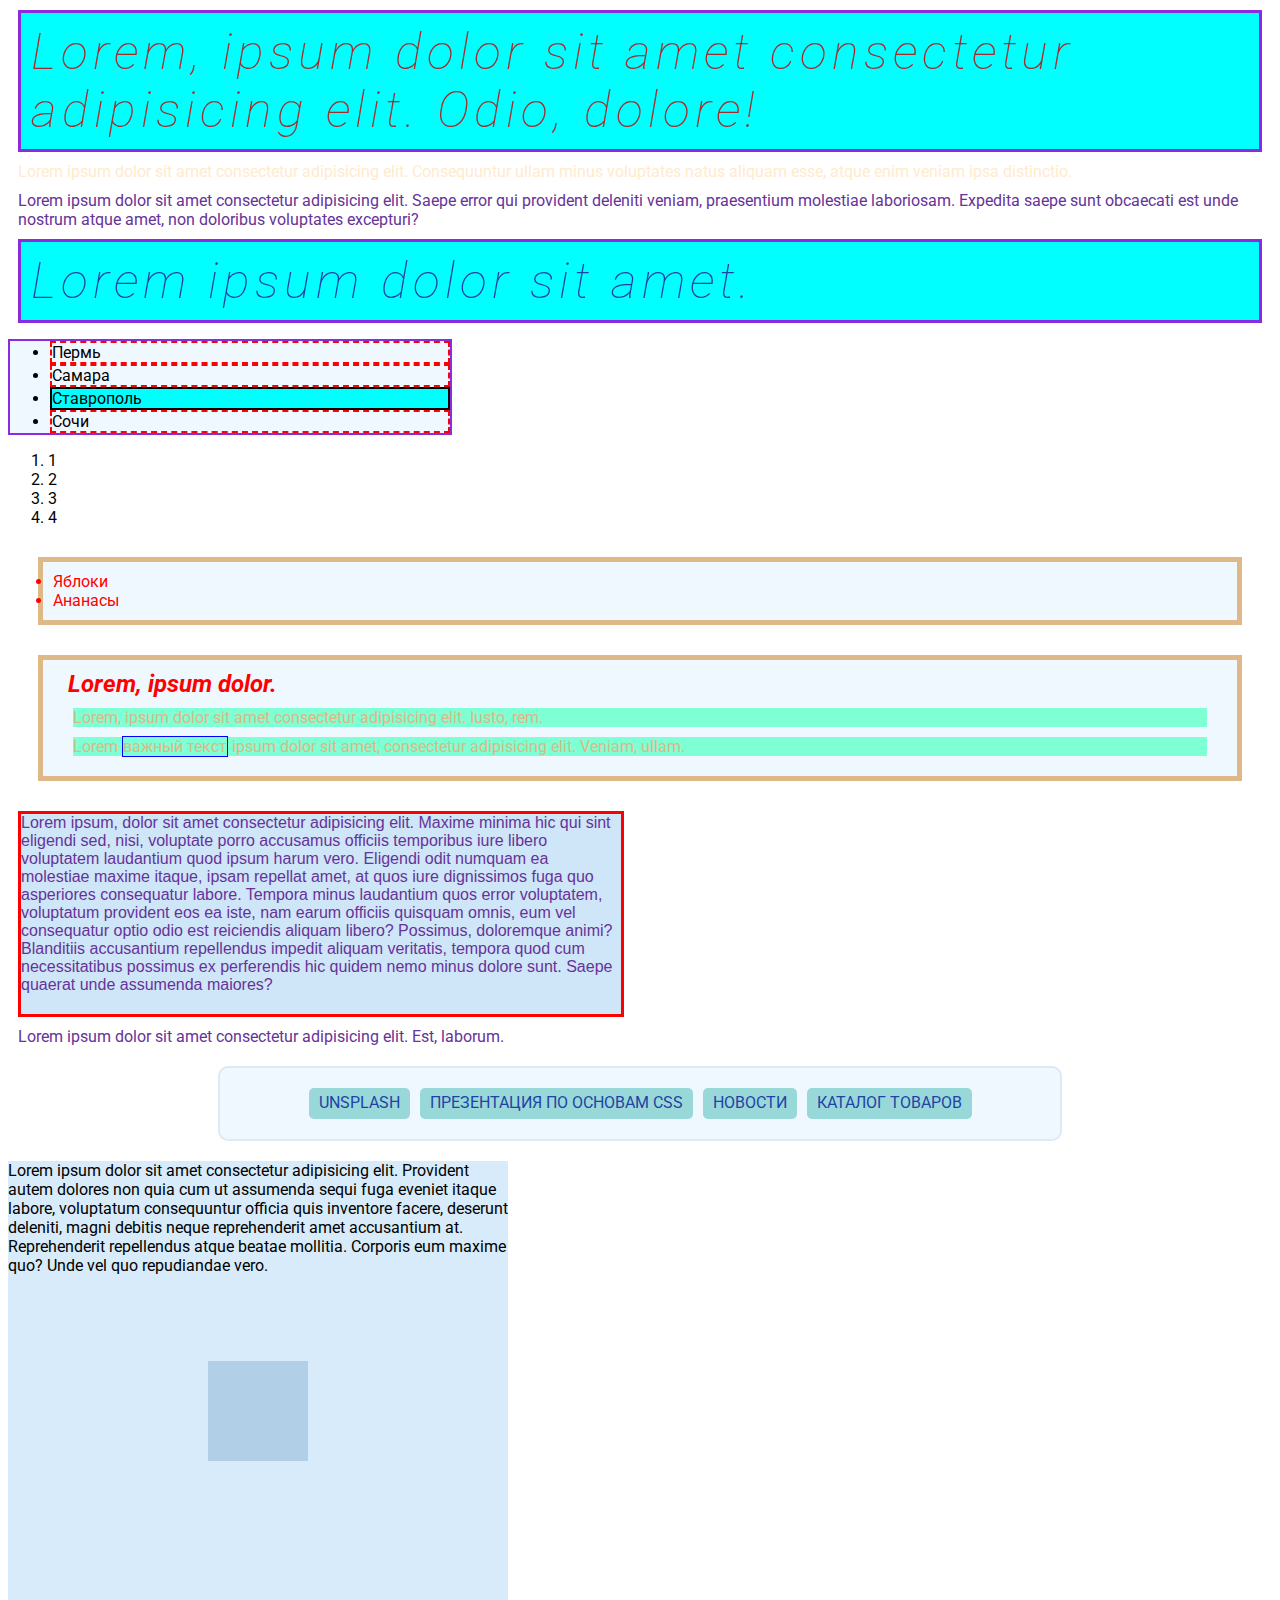
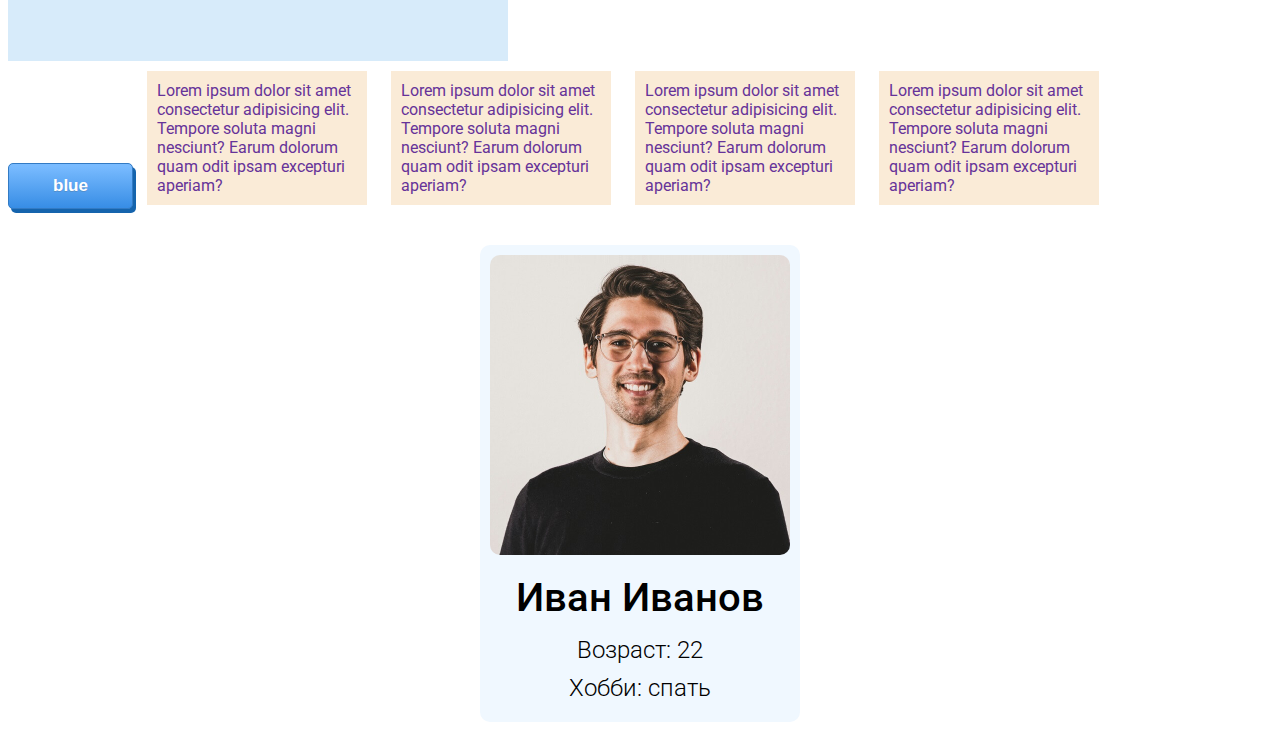
<file: Day_2/index.html>
<!DOCTYPE html>
<html lang="en">
<head>
    <meta charset="UTF-8">
    <meta name="viewport" content="width=device-width, initial-scale=1.0">
    <title>Document</title>

    <!-- <link rel="preconnect" href="https://fonts.googleapis.com">
    <link rel="preconnect" href="https://fonts.gstatic.com" crossorigin>
    <link href="https://fonts.googleapis.com/css2?family=Roboto:ital,wght@0,100..900;1,100..900&display=swap" rel="stylesheet"> -->

    <style>
        h1{
            background-color: aqua;
            color: chartreuse;
        }    
    </style>
    <link rel="stylesheet" href="style.css">
</head>
<body>
    <header>
        <h1 style="color:brown;">Lorem, ipsum dolor sit amet consectetur adipisicing elit. Odio, dolore!</h1>

        <p class="par-1" id="main-par">Lorem ipsum dolor sit amet consectetur adipisicing elit. Consequuntur ullam minus voluptates natus aliquam esse, atque enim veniam ipsa distinctio.</p>
        <p>Lorem ipsum dolor sit amet consectetur adipisicing elit. Saepe error qui provident deleniti veniam, praesentium molestiae laboriosam. Expedita saepe sunt obcaecati est unde nostrum atque amet, non doloribus voluptates excepturi?</p>

        <h1>Lorem ipsum dolor sit amet.</h1>
    </header>

    <section>
        <ul class="cities">
            <li>Пермь</li>
            <li>Самара</li>
            <li class="my-sity">Ставрополь</li>
            <li>Сочи</li>
        </ul>
    
        <ol>
            <li>1</li>
            <li>2</li>
            <li>3</li>
            <li>4</li>
        </ol>

        <ul class="article">
            <li>Яблоки</li>
            <li>Ананасы</li>
        </ul>
    </section>
    

    <div class="article">
        <h2>Lorem, ipsum dolor.</h2>
        <p>Lorem, ipsum dolor sit amet consectetur adipisicing elit. Iusto, rem.</p>
        <p>Lorem <span>важный текст</span> ipsum dolor sit amet, consectetur adipisicing elit. Veniam, ullam.</p>
    </div>

    <p class="long-par">Lorem ipsum, dolor sit amet consectetur adipisicing elit. Maxime minima hic qui sint eligendi sed, nisi, voluptate porro accusamus officiis temporibus iure libero voluptatem laudantium quod ipsum harum vero. Eligendi odit numquam ea molestiae maxime itaque, ipsam repellat amet, at quos iure dignissimos fuga quo asperiores consequatur labore. Tempora minus laudantium quos error voluptatem, voluptatum provident eos ea iste, nam earum officiis quisquam omnis, eum vel consequatur optio odio est reiciendis aliquam libero? Possimus, doloremque animi? Blanditiis accusantium repellendus impedit aliquam veritatis, tempora quod cum necessitatibus possimus ex perferendis hic quidem nemo minus dolore sunt. Saepe quaerat unde assumenda maiores?</p>

    <p>Lorem ipsum dolor sit amet consectetur adipisicing elit. Est, laborum.</p>

    <div class="links">
        <a href="https://unsplash.com/" target="_blank">unsplash</a>
        <a href="Модуль 4,5.pdf" target="_blank">Презентация по основам CSS</a>
        <a href="news.html">Новости</a>
        <a href="#">Каталог товаров</a>
    </div>

    <!-- абсолютное позиционирование -->
    <div class="abs-container">
        <div class="child"></div>
        Lorem ipsum dolor sit amet consectetur adipisicing elit. Provident autem dolores non quia cum ut assumenda sequi fuga eveniet itaque labore, voluptatum consequuntur officia quis inventore facere, deserunt deleniti, magni debitis neque reprehenderit amet accusantium at. Reprehenderit repellendus atque beatae mollitia. Corporis eum maxime quo? Unde vel quo repudiandae vero.
    </div>

    <a href="#" class="myButton">blue</a>

    <p class="inline">Lorem ipsum dolor sit amet consectetur adipisicing elit. Tempore soluta magni nesciunt? Earum dolorum quam odit ipsam excepturi aperiam?</p>
    <p class="inline">Lorem ipsum dolor sit amet consectetur adipisicing elit. Tempore soluta magni nesciunt? Earum dolorum quam odit ipsam excepturi aperiam?</p>
    <p class="inline">Lorem ipsum dolor sit amet consectetur adipisicing elit. Tempore soluta magni nesciunt? Earum dolorum quam odit ipsam excepturi aperiam?</p>
    <p class="inline">Lorem ipsum dolor sit amet consectetur adipisicing elit. Tempore soluta magni nesciunt? Earum dolorum quam odit ipsam excepturi aperiam?</p>

    <div class="user">
        <img src="user.jpg" alt="user">
        <h2>Иван Иванов</h2>
        <p>Возраст: 22</p>
        <p>Хобби: спать</p>
    </div>
    

</body>
</html>
</file>
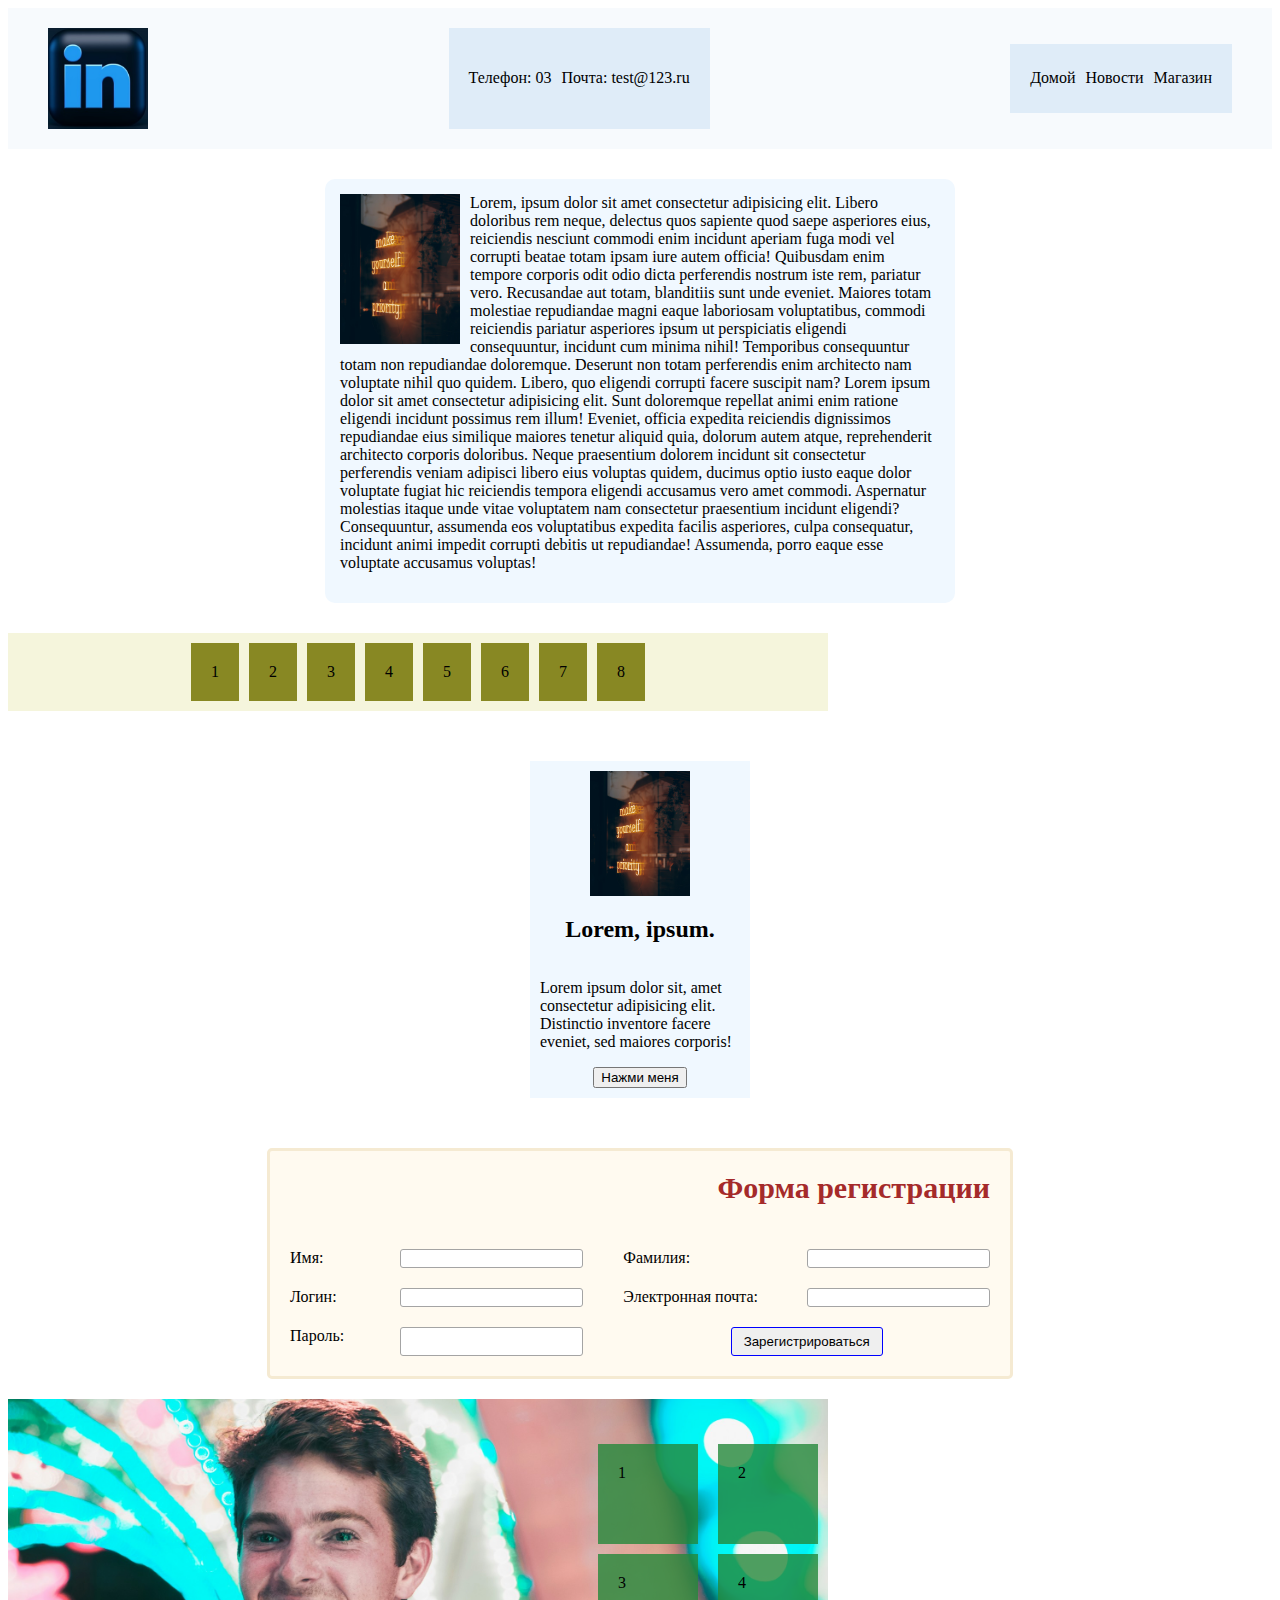
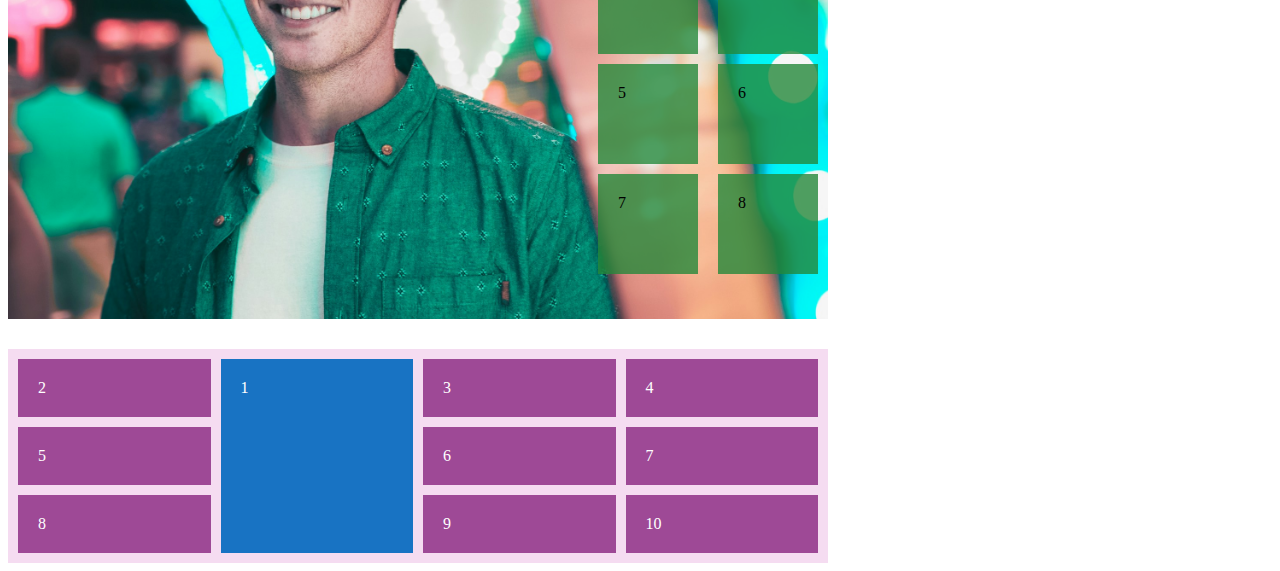
<file: Day_3/index.html>
<!DOCTYPE html>
<html lang="en">
<head>
    <meta charset="UTF-8">
    <meta name="viewport" content="width=device-width, initial-scale=1.0">
    <title>FLEX & GRID</title>
    <link rel="stylesheet" href="style.css">
</head>
<body>
    <!-- frames -->
    <!-- <iframe src="https://www.specialist.ru/" width="500" height="500" frameborder="0"></iframe>
    <iframe src="https://unsplash.com/" width="500" height="500" frameborder="0"></iframe> -->

    <header>
        <img src="images/logo.jpg" alt="логотип">
        <div class="cotacts">
            <p>Телефон: 03</p>
            <p>Почта: test@123.ru</p>
        </div>
        <ul class="nav">
            <li>Домой</li>
            <li>Новости</li>
            <li>Магазин</li>
        </ul>
    </header>

    <!-- float -->
    <div class="float">
        <img src="images/eric-soubeyrand-u_SSajnrm60-unsplash.jpg" alt="огни">
        <p>Lorem, ipsum dolor sit amet consectetur adipisicing elit. Libero doloribus rem neque, delectus quos sapiente quod saepe asperiores eius, reiciendis nesciunt commodi enim incidunt aperiam fuga modi vel corrupti beatae totam ipsam iure autem officia! Quibusdam enim tempore corporis odit odio dicta perferendis nostrum iste rem, pariatur vero. Recusandae aut totam, blanditiis sunt unde eveniet. Maiores totam molestiae repudiandae magni eaque laboriosam voluptatibus, commodi reiciendis pariatur asperiores ipsum ut perspiciatis eligendi consequuntur, incidunt cum minima nihil! Temporibus consequuntur totam non repudiandae doloremque. Deserunt non totam perferendis enim architecto nam voluptate nihil quo quidem. Libero, quo eligendi corrupti facere suscipit nam? Lorem ipsum dolor sit amet consectetur adipisicing elit. Sunt doloremque repellat animi enim ratione eligendi incidunt possimus rem illum! Eveniet, officia expedita reiciendis dignissimos repudiandae eius similique maiores tenetur aliquid quia, dolorum autem atque, reprehenderit architecto corporis doloribus. Neque praesentium dolorem incidunt sit consectetur perferendis veniam adipisci libero eius voluptas quidem, ducimus optio iusto eaque dolor voluptate fugiat hic reiciendis tempora eligendi accusamus vero amet commodi. Aspernatur molestias itaque unde vitae voluptatem nam consectetur praesentium incidunt eligendi? Consequuntur, assumenda eos voluptatibus expedita facilis asperiores, culpa consequatur, incidunt animi impedit corrupti debitis ut repudiandae! Assumenda, porro eaque esse voluptate accusamus voluptas!</p>
    </div>


    <!-- flex box -->
    <div class="flex-container">
        <div>1</div>
        <div>2</div>
        <div>3</div>
        <div>4</div>
        <div>5</div>
        <div>6</div>
        <div>7</div>
        <div>8</div>
    </div> 

    <div class="flex-aline">
        <img src="images/eric-soubeyrand-u_SSajnrm60-unsplash.jpg" alt="огни">
        <h2>Lorem, ipsum.</h2>
        <p>Lorem ipsum dolor sit, amet consectetur adipisicing elit. Distinctio inventore facere eveniet, sed maiores corporis!</p>
        <button>Нажми меня</button>
    </div>

    <!-- https://cssgridgarden.com/ -->

    <form class="reg-form" action="form_handler.php" method="POST">

        <!-- index.html ? fname=ivan & lname=ivanov -->

        <h2>Форма регистрации</h2>

        <div class="input-field">
            <label>Имя:</label>
            <input type="text" name="fname">
        </div>

        <div class="input-field">
            <label>Фамилия:</label>
            <input type="text" name="lname">
        </div>

        <div class="input-field">
            <label>Логин:</label>
            <input type="text" name="login">
        </div>

        <div class="input-field">
            <label>Электронная почта:</label>
            <input type="email" name="email">
        </div>

        <div class="input-field">
            <label>Пароль:</label>
            <input type="password" name="password">
        </div>

        <div class="input-field input-submit">
            <input type="submit" value="Зарегистрироваться">
        </div>
    </form>

    <!-- GRID -->
    <div class="grid-container">
        <div class="item-1">1</div>
        <div>2</div>
        <div>3</div>
        <div>4</div>
        <div>5</div>
        <div>6</div>
        <div>7</div>
        <div>8</div>
    </div>

    <div class="grid-container-2">
        <div class="item-1">1</div>
        <div>2</div>
        <div>3</div>
        <div>4</div>
        <div>5</div>
        <div>6</div>
        <div>7</div>
        <div>8</div>
        <div>9</div>
        <div>10</div>
    </div>




</body>
</html>
</file>
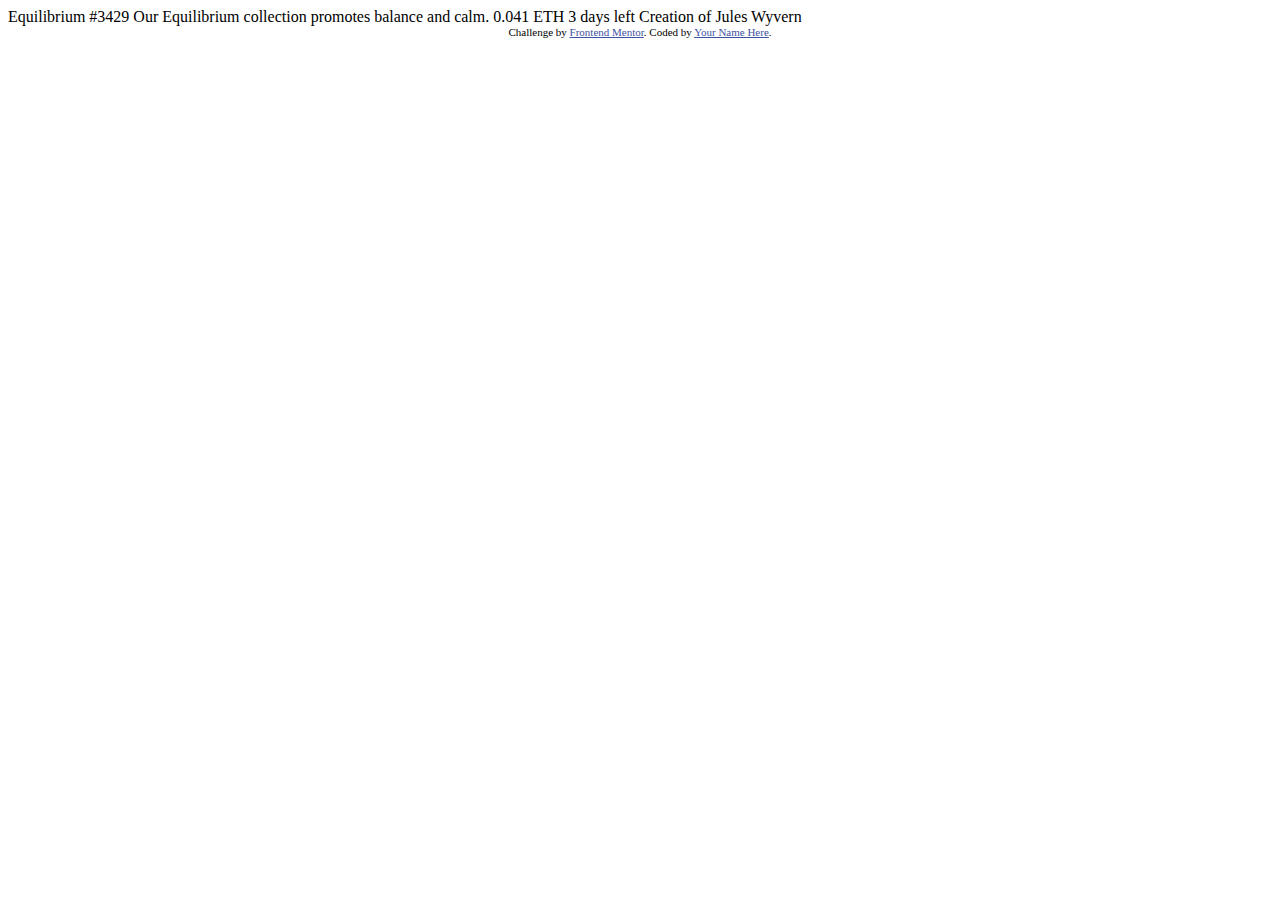
<file: Day_2/дз/nft-preview-card-component-main/index.html>
<!DOCTYPE html>
<html lang="en">
<head>
  <meta charset="UTF-8">
  <meta name="viewport" content="width=device-width, initial-scale=1.0"> <!-- displays site properly based on user's device -->

  <link rel="icon" type="image/png" sizes="32x32" href="./images/favicon-32x32.png">
  
  <title>Frontend Mentor | NFT preview card component</title>

  <!-- Feel free to remove these styles or customise in your own stylesheet 👍 -->
  <style>
    .attribution { font-size: 11px; text-align: center; }
    .attribution a { color: hsl(228, 45%, 44%); }
  </style>
</head>
<body>

  Equilibrium #3429

  Our Equilibrium collection promotes balance and calm.

  0.041 ETH
  3 days left
  
  Creation of Jules Wyvern

  <div class="attribution">
    Challenge by <a href="https://www.frontendmentor.io?ref=challenge" target="_blank">Frontend Mentor</a>. 
    Coded by <a href="#">Your Name Here</a>.
  </div>
</body>
</html>
</file>
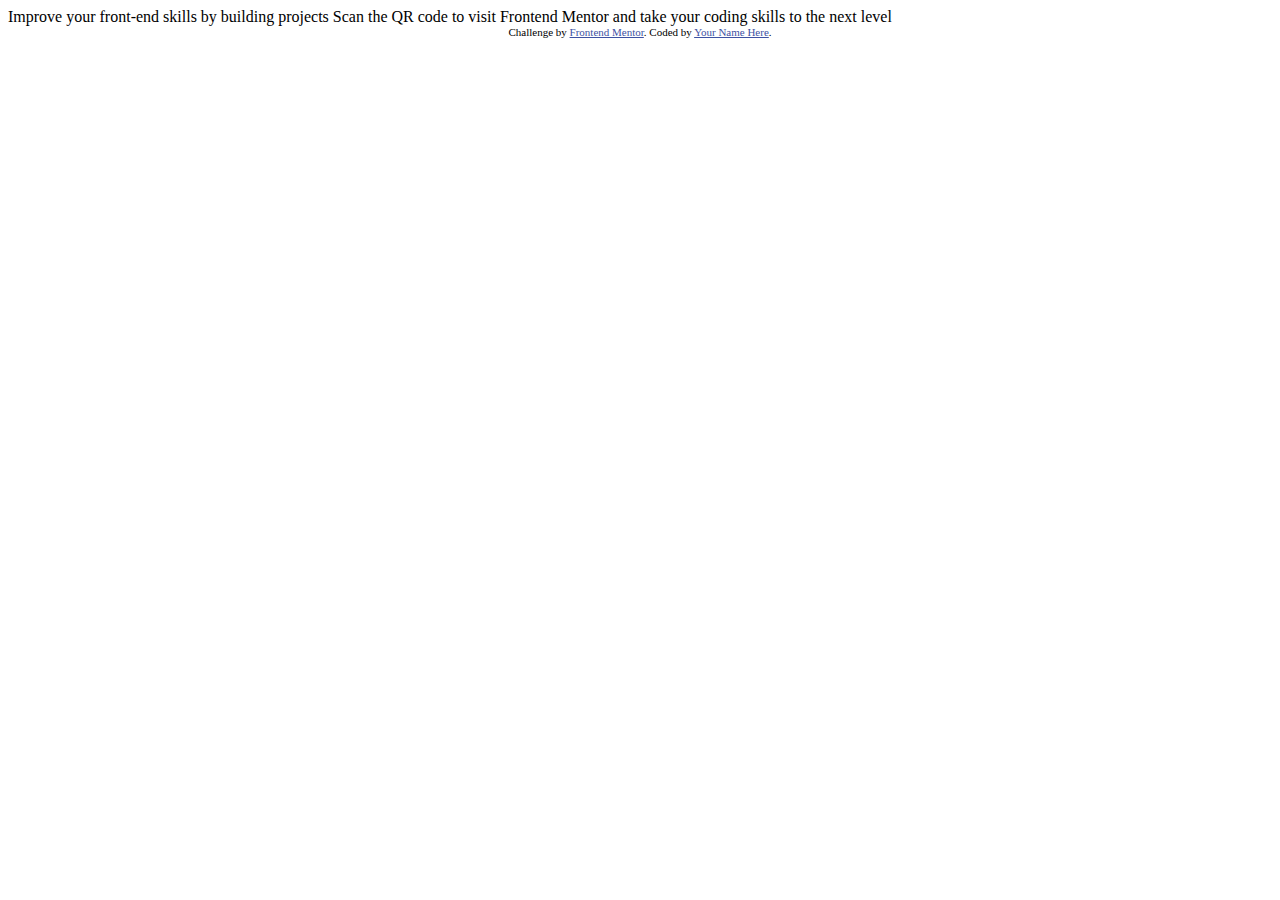
<file: Day_2/дз/qr-code-component-main/index.html>
<!DOCTYPE html>
<html lang="en">
<head>
  <meta charset="UTF-8">
  <meta name="viewport" content="width=device-width, initial-scale=1.0"> <!-- displays site properly based on user's device -->

  <link rel="icon" type="image/png" sizes="32x32" href="./images/favicon-32x32.png">
  
  <title>Frontend Mentor | QR code component</title>

  <!-- Feel free to remove these styles or customise in your own stylesheet 👍 -->
  <style>
    .attribution { font-size: 11px; text-align: center; }
    .attribution a { color: hsl(228, 45%, 44%); }
  </style>
</head>
<body>

  Improve your front-end skills by building projects

  Scan the QR code to visit Frontend Mentor and take your coding skills to the next level
  
  <div class="attribution">
    Challenge by <a href="https://www.frontendmentor.io?ref=challenge" target="_blank">Frontend Mentor</a>. 
    Coded by <a href="#">Your Name Here</a>.
  </div>
</body>
</html>
</file>
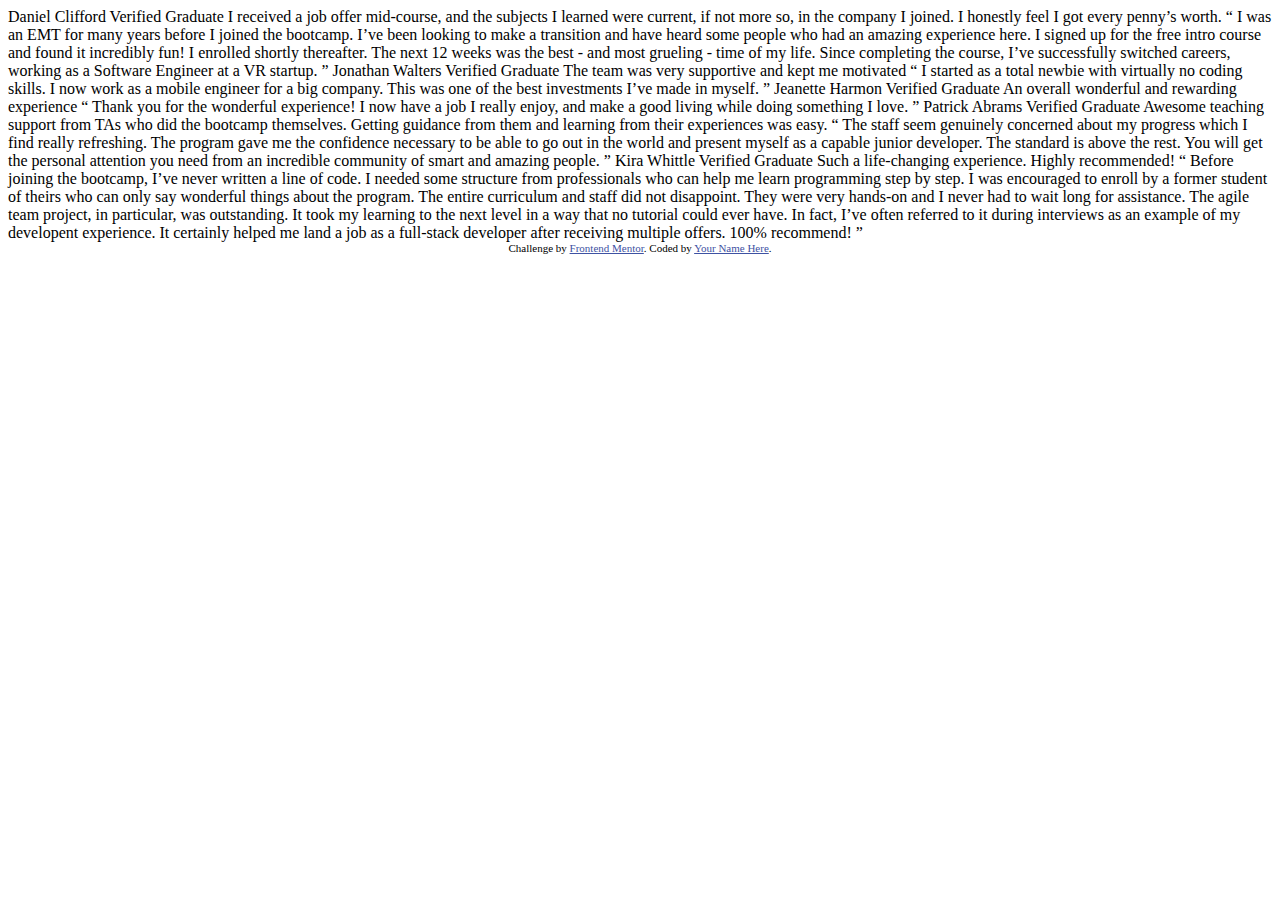
<file: Day_3/дз/testimonials-grid-section-main/index.html>
<!DOCTYPE html>
<html lang="en">
<head>
  <meta charset="UTF-8">
  <meta name="viewport" content="width=device-width, initial-scale=1.0"> <!-- displays site properly based on user's device -->

  <link rel="icon" type="image/png" sizes="32x32" href="./images/favicon-32x32.png">
  
  <title>Frontend Mentor | [Challenge Name Here]</title>

  <!-- Feel free to remove these styles or customise in your own stylesheet 👍 -->
  <style>
    .attribution { font-size: 11px; text-align: center; }
    .attribution a { color: hsl(228, 45%, 44%); }
  </style>
</head>
<body>
  Daniel Clifford
  Verified Graduate

  I received a job offer mid-course, and the subjects I learned were current, if not more so, 
  in the company I joined. I honestly feel I got every penny’s worth.

  “ I was an EMT for many years before I joined the bootcamp. I’ve been looking to make a 
  transition and have heard some people who had an amazing experience here. I signed up 
  for the free intro course and found it incredibly fun! I enrolled shortly thereafter. 
  The next 12 weeks was the best - and most grueling - time of my life. Since completing 
  the course, I’ve successfully switched careers, working as a Software Engineer at a VR startup. ”

  Jonathan Walters
  Verified Graduate

  The team was very supportive and kept me motivated

  “ I started as a total newbie with virtually no coding skills. I now work as a mobile engineer 
  for a big company. This was one of the best investments I’ve made in myself. ”

  Jeanette Harmon
  Verified Graduate

  An overall wonderful and rewarding experience

  “ Thank you for the wonderful experience! I now have a job I really enjoy, and make a good living 
  while doing something I love. ”

  Patrick Abrams
  Verified Graduate

  Awesome teaching support from TAs who did the bootcamp themselves. Getting guidance from them and 
  learning from their experiences was easy.

  “ The staff seem genuinely concerned about my progress which I find really refreshing. The program 
  gave me the confidence necessary to be able to go out in the world and present myself as a capable 
  junior developer. The standard is above the rest. You will get the personal attention you need from 
  an incredible community of smart and amazing people. ”

  Kira Whittle
  Verified Graduate

  Such a life-changing experience. Highly recommended!

  “ Before joining the bootcamp, I’ve never written a line of code. I needed some structure from 
  professionals who can help me learn programming step by step. I was encouraged to enroll by a former 
  student of theirs who can only say wonderful things about the program. The entire curriculum and staff 
  did not disappoint. They were very hands-on and I never had to wait long for assistance. The agile team 
  project, in particular, was outstanding. It took my learning to the next level in a way that no tutorial 
  could ever have. In fact, I’ve often referred to it during interviews as an example of my developent 
  experience. It certainly helped me land a job as a full-stack developer after receiving multiple offers. 
  100% recommend! ”
  
  <div class="attribution">
    Challenge by <a href="https://www.frontendmentor.io?ref=challenge" target="_blank">Frontend Mentor</a>. 
    Coded by <a href="#">Your Name Here</a>.
  </div>
</body>
</html>
</file>
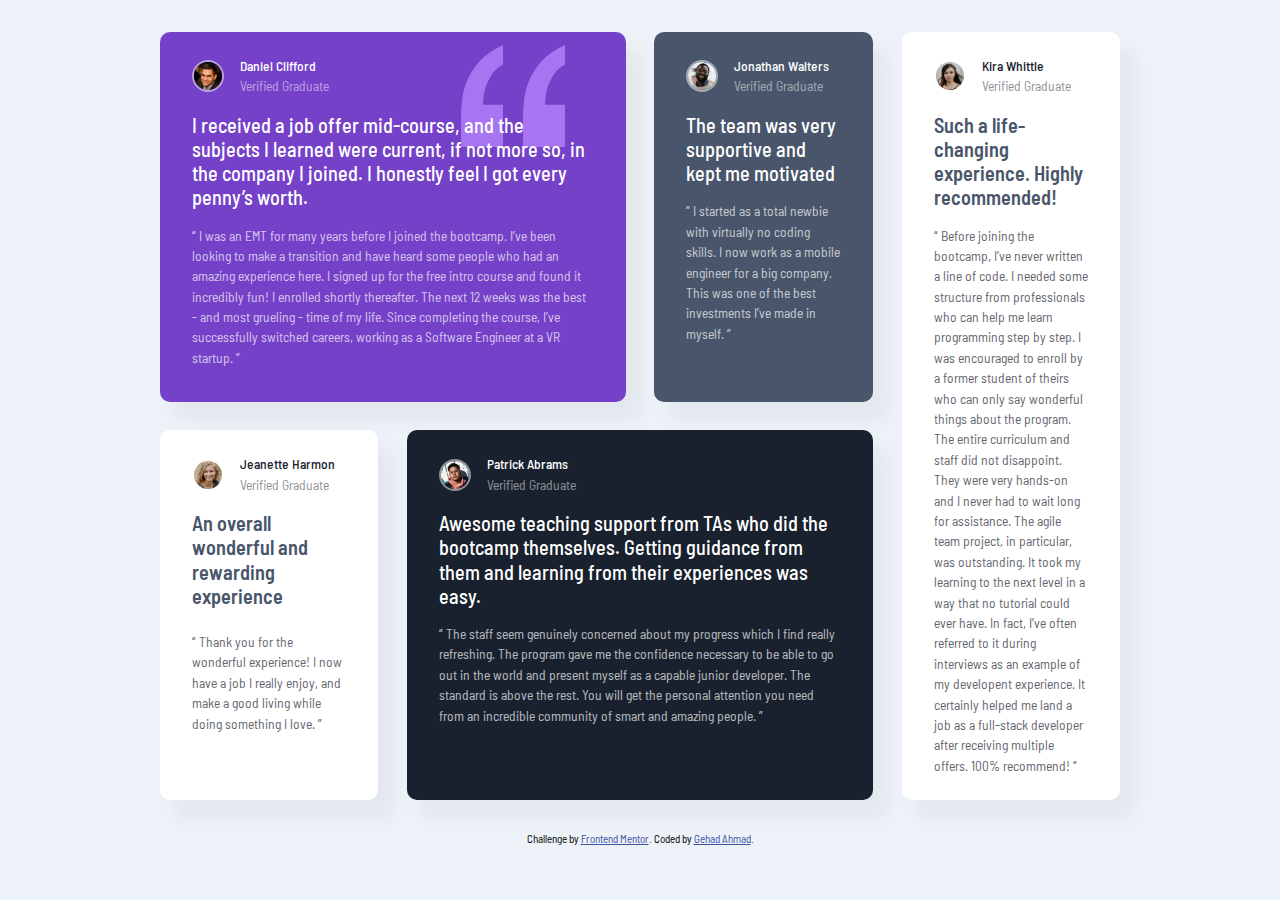
<file: Day_3/дз/testimonials-grid-section-main_done/index.html>
<!DOCTYPE html>
<html lang="en">
<head>
  <meta charset="UTF-8">
  <meta name="viewport" content="width=device-width, initial-scale=1.0"> <!-- displays site properly based on user's device -->

  <link rel="icon" type="image/png" sizes="32x32" href="./images/favicon-32x32.png">
  <link rel="stylesheet" href="css/style.css">
  
  <title>Frontend Mentor | [Challenge Name Here]</title>
</head>
<body>
  <main>
    <div class="container">
      <div class="card">
        <img class="icon" src="images/bg-pattern-quotation.svg" alt="graphics for quatation mark">
        <div class="info">
          <img class="profile" src="images/image-daniel.jpg" alt="profile picture">
          <div class="name">
            <p>Daniel Clifford</p>
            <p>Verified Graduate</p>
          </div>
        </div>
        <div class="content">
          <h2>
            I received a job offer mid-course, and the subjects I learned were current, if not more so, 
            in the company I joined. I honestly feel I got every penny’s worth.
          </h2>
          <p>
            “ I was an EMT for many years before I joined the bootcamp. I’ve been looking to make a 
              transition and have heard some people who had an amazing experience here. I signed up 
              for the free intro course and found it incredibly fun! I enrolled shortly thereafter. 
              The next 12 weeks was the best - and most grueling - time of my life. Since completing 
              the course, I’ve successfully switched careers, working as a Software Engineer at a VR startup. ”
          </p>
        </div>
      </div>

      <div class="card">
        <div class="info">
          <img class="profile" src="images/image-jonathan.jpg" alt="profile picture">
          <div class="name">
            <p>Jonathan Walters</p>
            <p>Verified Graduate</p>
          </div>
        </div>
        <div class="content">
          <h2>The team was very supportive and kept me motivated</h2>
          <p>
            “ I started as a total newbie with virtually no coding skills. I now work as a mobile engineer 
            for a big company. This was one of the best investments I’ve made in myself. ”
          </p>
        </div>
      </div>

        <div class="card">
          <div class="info">
            <img class="profile" src="images/image-jeanette.jpg" alt="profile picture">
            <div class="name">
              <p>Jeanette Harmon</p>
              <p>Verified Graduate</p>
            </div>
          </div>
          <div class="content">
            <h2>An overall wonderful and rewarding experience</h2>
            <p>
              “ Thank you for the wonderful experience! I now have a job I really enjoy, and make a good living 
              while doing something I love. ”
            </p>
          </div>
        </div>

        <div class="card">
          <div class="info">
            <img class="profile" src="images/image-patrick.jpg" alt="profile picture">
            <div class="name">
              <p>Patrick Abrams</p>
              <p>Verified Graduate</p>
            </div>
          </div>
          <div class="content">
            <h2>
              Awesome teaching support from TAs who did the bootcamp themselves. Getting guidance from them and 
              learning from their experiences was easy.
            </h2>
            <p>
              “ The staff seem genuinely concerned about my progress which I find really refreshing. The program 
              gave me the confidence necessary to be able to go out in the world and present myself as a capable 
              junior developer. The standard is above the rest. You will get the personal attention you need from 
              an incredible community of smart and amazing people. ”
            </p>
          </div>
        </div>

        <div class="card">
          <div class="info">
            <img class="profile" src="images/image-kira.jpg" alt="profile picture">
            <div class="name">
              <p>Kira Whittle</p>
              <p>Verified Graduate</p>
            </div>
          </div>
          <div class="content">
            <h2>Such a life-changing experience. Highly recommended!</h2>
            <p>
              “ Before joining the bootcamp, I’ve never written a line of code. I needed some structure from 
              professionals who can help me learn programming step by step. I was encouraged to enroll by a former 
              student of theirs who can only say wonderful things about the program. The entire curriculum and staff 
              did not disappoint. They were very hands-on and I never had to wait long for assistance. The agile team 
              project, in particular, was outstanding. It took my learning to the next level in a way that no tutorial 
              could ever have. In fact, I’ve often referred to it during interviews as an example of my developent 
              experience. It certainly helped me land a job as a full-stack developer after receiving multiple offers. 
              100% recommend! ”
            </p>
          </div>
        </div>
      </div>
    </div>

    <footer>
      <div class="attribution">
        Challenge by <a href="https://www.frontendmentor.io?ref=challenge" target="_blank">Frontend Mentor</a>. 
        Coded by <a href="https://github.com/Gehad28">Gehad Ahmad</a>.
      </div>
    </footer>
  </main>
</body>
</html>
</file>
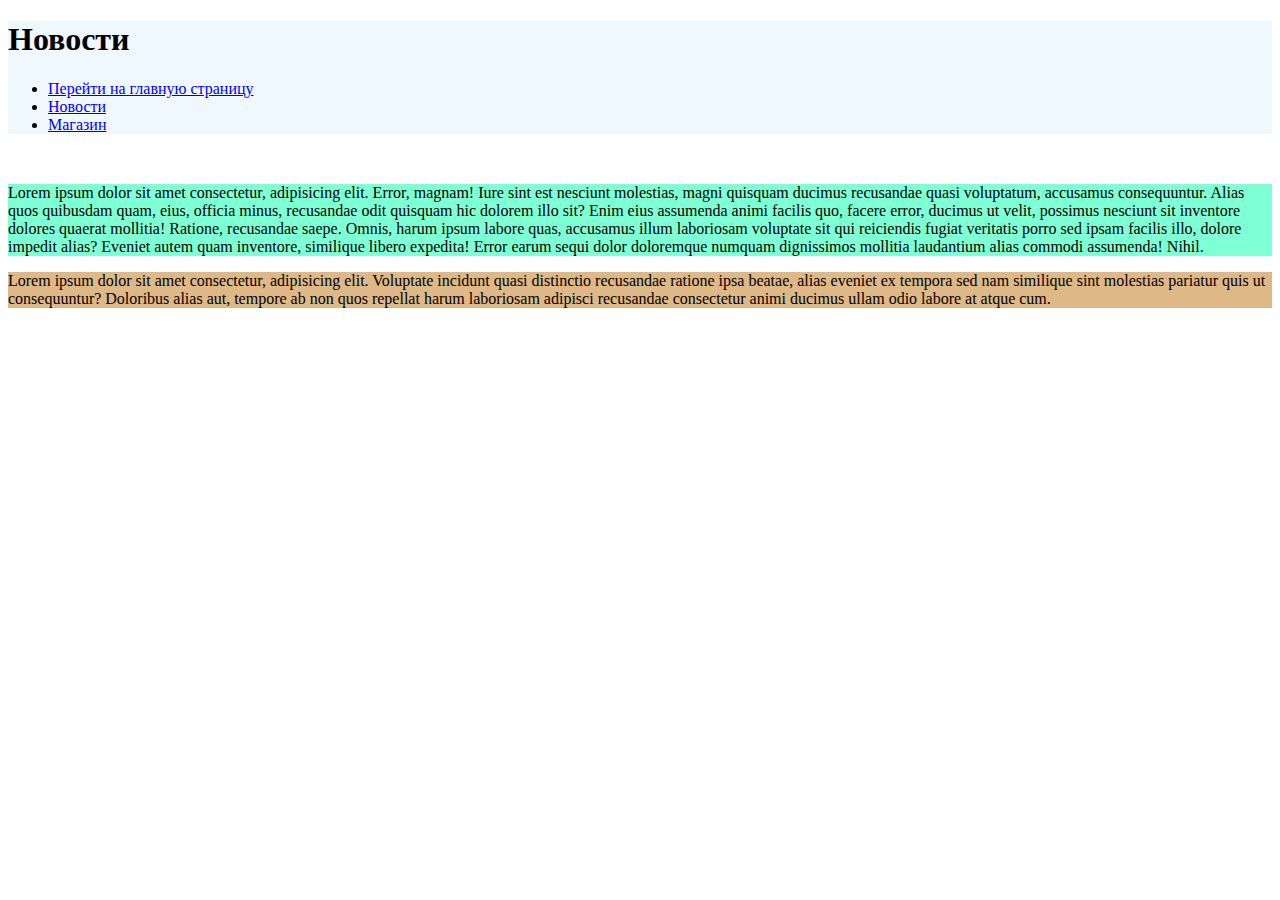
<file: Day_1/news.html>
<!DOCTYPE html>
<html lang="en">
<head>
    <meta charset="UTF-8">
    <meta name="viewport" content="width=device-width, initial-scale=1.0">
    <title>Document</title>
    <style>
        header{
            background-color: aliceblue;
            margin-bottom: 50px;
        }
        main{
            background-color: aquamarine;
        }
        footer{
            background-color: burlywood;
        }
    </style>
</head>
<body>
    <!-- Шапка сайта -->
    <header>
        <h1>Новости</h1>
    
        <!-- меню навигации -->
        <nav class="nav main-nav">
            <ul>
                <li>
                    <a href="index.html">Перейти на главную страницу</a>
                </li>
    
                <li>
                    <a href="news.html">Новости</a> 
                </li>
    
                <li>
                    <a href="shop.html">Магазин</a>
                </li>
            </ul>
        </nav>
    </header>

    <!-- Основной контент страницы -->
    <main>
        <section>
            <p>Lorem ipsum dolor sit amet consectetur, adipisicing elit. Error, magnam! Iure sint est nesciunt molestias, magni quisquam ducimus recusandae quasi voluptatum, accusamus consequuntur. Alias quos quibusdam quam, eius, officia minus, recusandae odit quisquam hic dolorem illo sit? Enim eius assumenda animi facilis quo, facere error, ducimus ut velit, possimus nesciunt sit inventore dolores quaerat mollitia! Ratione, recusandae saepe. Omnis, harum ipsum labore quas, accusamus illum laboriosam voluptate sit qui reiciendis fugiat veritatis porro sed ipsam facilis illo, dolore impedit alias? Eveniet autem quam inventore, similique libero expedita! Error earum sequi dolor doloremque numquam dignissimos mollitia laudantium alias commodi assumenda! Nihil.</p>
        </section>
        <section></section>
        <section></section>
        <section></section>
    </main>

    <!-- подвал сайта -->
    <footer>
        <p>Lorem ipsum dolor sit amet consectetur, adipisicing elit. Voluptate incidunt quasi distinctio recusandae ratione ipsa beatae, alias eveniet ex tempora sed nam similique sint molestias pariatur quis ut consequuntur? Doloribus alias aut, tempore ab non quos repellat harum laboriosam adipisci recusandae consectetur animi ducimus ullam odio labore at atque cum.</p>
    </footer>
</body>
</html>
</file>
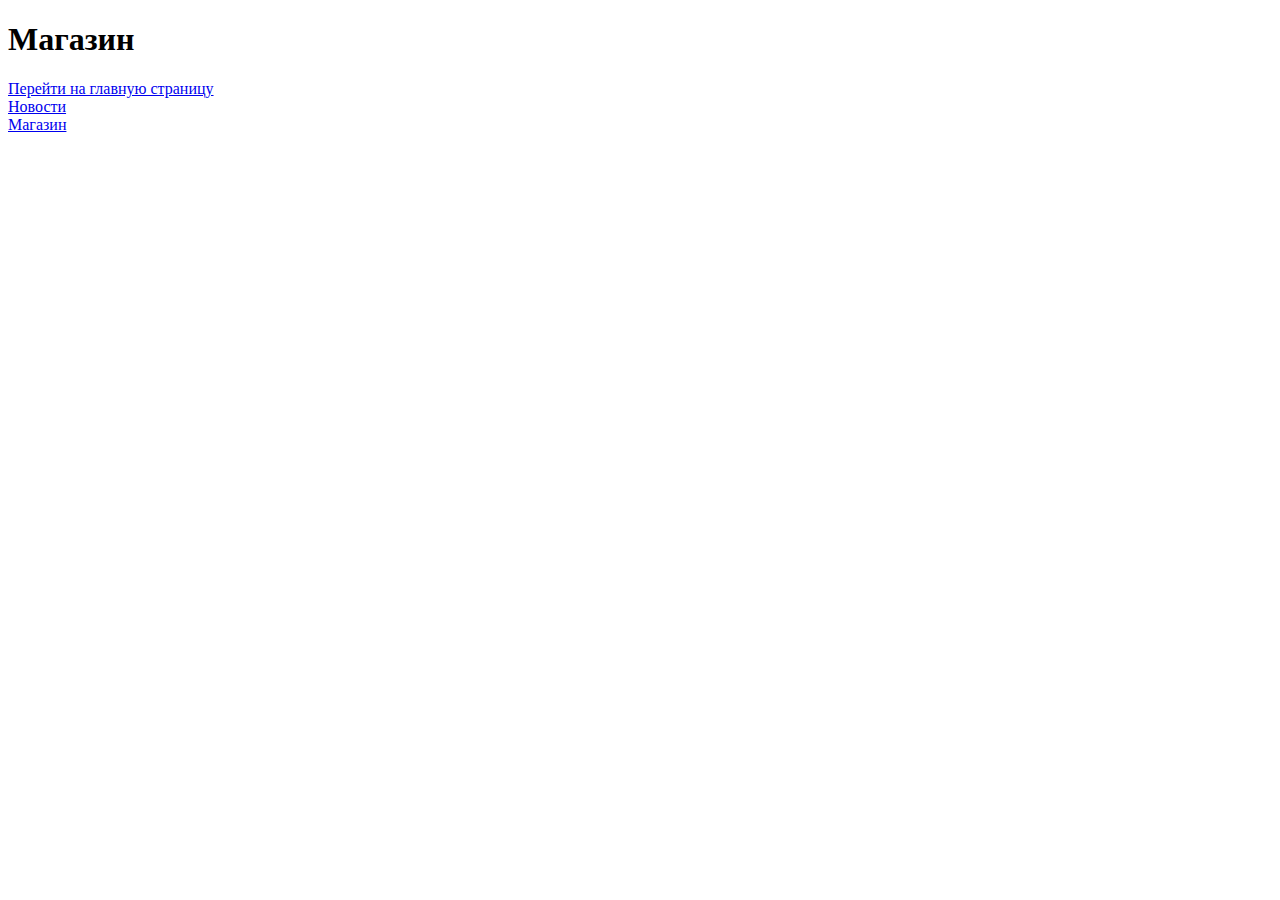
<file: Day_1/shop.html>
<!DOCTYPE html>
<html lang="en">
<head>
    <meta charset="UTF-8">
    <meta name="viewport" content="width=device-width, initial-scale=1.0">
    <title>Document</title>
</head>
<body>
    <h1>Магазин</h1>

    <a href="index.html">Перейти на главную страницу</a><br>
    <a href="news.html">Новости</a><br>
    <a href="shop.html">Магазин</a><br>
    
</body>
</html>
</file>
<file: Day_2/style.css>
@import url('https://fonts.googleapis.com/css2?family=Roboto:ital,wght@0,100..900;1,100..900&display=swap');

/* *{
    margin: 0;
    padding: 0;
} */

body{
    font-family: "Roboto", serif;
}

/* задаем стили для заголовков h1 */
h1{
    border: 3px solid blueviolet;
    color: rgb(31, 67, 165);
    margin: 10px;
    padding: 10px;

    font-size: 50px;
    font-weight: 100;
    letter-spacing: 5px;
    font-style: italic;
}

p{
    color: rebeccapurple;
    margin: 10px;
}

/* задаем стили по названию класса */
.par-1{
    color: rgb(43, 226, 52);
}

/* задаем стили по ID - для стилизации не использовать! */
#main-par{
    color: blanchedalmond;
}

/* стили для списка городов */
.cities{
    max-width: 400px;
    background-color: aliceblue;
    border: 2px solid blueviolet;
}

/* стили для элементов списка внутри класса cities */
.cities li{
    border: 2px dashed red;
}

/* стили для одного элемента с классом my-sity */
.cities .my-sity{
    background-color: aqua;
    border: 2px solid rgb(0, 0, 0);
}

.article{
    background-color: aliceblue;
    border: 5px solid burlywood;
    color: red;
    margin: 30px;
    padding: 10px;
}

.article p{
    background-color: aquamarine;
    color: burlywood;
    /* margin: 10px 15px 25px 20px; */
    margin: 10px 20px;
}

.article p span{
    border: 1px solid blue;
}

.article h2{
    font-style: italic;
    /* margin: 0 0 0 15px; */
    margin: 0;
    margin-left: 15px;
}

.long-par{
    background-color: rgb(207, 229, 248);
    border: 3px solid red;
    max-width: 600px;
    height: 200px;

    font-family: Verdana, Geneva, Tahoma, sans-serif;
}

.links{
    max-width: 800px;
    background-color: aliceblue;
    border: 2px solid rgb(219, 234, 246);
    border-radius: 10px;
    padding: 20px;
    margin: 20px auto;

    display: flex;
    justify-content: center;
    gap: 10px;
    /* flex-wrap: wrap; */
}

.links a{
    display: inline-block;
   background-color: rgb(153, 216, 216); 
   /* border: 2px solid rgb(122, 175, 175); */
   border-bottom: 2px solid transparent;
   border-radius: 5px;
   color:rgb(31, 67, 165);
   padding: 5px 10px;
   /* margin-right: 10px; */
   text-decoration: none;
   text-transform: uppercase;
   transition: all 0.5s;
}

/* при наведении на ссылки */
.links a:hover{
    background-color: rgb(167, 216, 153);
    border-bottom: 2px solid rgb(35, 149, 149);
}

.inline{
    width: 200px;
    background-color: antiquewhite;
    padding: 10px;
    margin: 10px;
    display: inline-block;
    transition: all 0.5s;
}

/* при наведении мышью меняем стили */
.inline:hover{
    background-color: rgb(217, 250, 215);
    color: rgb(0, 255, 21);
    border-radius: 10px;
    /* transform: rotate(0.01turn); */
    /* transform: translateY(-5px); */
}

/* абсолютное позиционирование */
/* контейнер */
.abs-container{
    width: 500px;
    height: 500px;
    background-color: rgb(215, 235, 250);

    position: relative;
}
/* дочерний элемент */
.abs-container .child{
    width: 100px;
    height: 100px;
    background-color: rgb(177, 207, 230);

    position: absolute;
    /* top: 100px;
    left: 100px; */
    /* right: -50px;
    top: -50px; */
    left: 50%;
    top: 50%;
    transform: translate(-50%, -50%);
}


.myButton {
	box-shadow: 3px 4px 0px 0px #1564ad;
	background:linear-gradient(to bottom, #79bbff 5%, #378de5 100%);
	background-color:#79bbff;
	border-radius:5px;
	border:1px solid #337bc4;
	display:inline-block;
	cursor:pointer;
	color:#ffffff;
	font-family:Arial;
	font-size:17px;
	font-weight:bold;
	padding:12px 44px;
	text-decoration:none;
	text-shadow:0px 1px 0px #528ecc;
}
.myButton:hover {
	background:linear-gradient(to bottom, #378de5 5%, #79bbff 100%);
	background-color:#378de5;
}
.myButton:active {
	position:relative;
	top:1px;
}

.user{
    max-width: 300px;
    background-color: aliceblue;
    border-radius: 10px;
    padding: 10px;
    margin: 30px auto;
    text-align: center;
}

.user img{
    width: 100%;
    border-radius: 10px;
}

.user h2{
    /* text-align: right; */
    font-size: 40px;
    margin: 15px 0;
    font-weight: 500;
}

.user p{
    font-size: 24px;
    margin: 10px 0;
    font-weight: 300;
    color: black;
}
</file>
<file: Day_3/style.css>
/* body{
    background-color: aqua;
} */


/* float */
.float{
    max-width: 600px;
    background-color: aliceblue;
    margin: 30px auto;
    padding: 15px;
    border-radius: 10px;
}

.float img{
    width: 20%;
    float: left;
    margin-right: 10px;
}

.float p{
    margin-top: 0;
}

/* flex box */
.flex-container{
    max-width: 800px;
    background-color: beige;
    padding: 10px;

    display: flex;
    gap: 10px;
    justify-content: center;
    align-items: flex-end;
    /* flex-wrap: wrap-reverse; */
}

.flex-container div{
    padding: 20px;
    background-color: rgb(136, 136, 35);
}


/* flex-aline */
.flex-aline{
    width: 200px;
    padding: 10px;
    margin: 50px auto;
    background-color: aliceblue;

    display: flex;
    flex-direction: column;
    align-items: center;
}
.flex-aline img{
    width: 50%;
}

/* шапка сайта */
header{
    max-width: 1200px;
    margin: 0 auto;
    padding: 20px 40px;
    background-color: rgb(247, 250, 253);

    display: flex;
    justify-content: space-between;
}

header img{
    width: 100px;
}

header .cotacts,
header .nav
{
    background-color: rgb(223, 236, 248);
    padding: 10px 20px;

    display: flex;
    gap:10px;
    align-items: center;
}

header .nav{
    list-style: none;
}

/* GRID */
.grid-container{
    max-width: 800px;
    height: 500px;
    background-color: rgb(220, 245, 223);
    padding: 10px;
    background-image: url("images/user.jpg");
    background-size: cover;
    background-position: center center;

    display: grid;
    gap: 10px 20px;
    grid-template-columns: repeat(2, 100px);
    grid-template-rows: repeat(4, 100px);

    /* justify-items: center;
    align-items: center; */

    justify-content: right;
    align-content: center;
}

.grid-container div{
    padding: 20px;
    background-color: rgba(35, 136, 58, 0.797);
}

/* .grid-container .item-1{
    background-color: rgba(35, 42, 136, 0.5);

    justify-self: right;
    align-self: end;
} */


/* grid-container-2 */
.grid-container-2{
    max-width: 800px;
    background-color: rgb(245, 220, 241);
    padding: 10px;
    margin-top: 30px;
    color: white;

    display: grid;
    grid-template-columns: repeat(4, 1fr);
    gap: 10px;
}

.grid-container-2 div{
    padding: 20px;
    background-color: rgba(136, 35, 127, 0.797);
}

.grid-container-2 .item-1{
    background-color: rgb(24, 115, 195);
    grid-column: 2 / 3;
    grid-row: 1 / 4;
}

/* форма регистрации */
.reg-form{
    max-width: 700px;
    background-color: floralwhite;
    padding: 20px;
    margin: 20px auto;
    border: 3px solid rgb(245, 234, 210);
    border-radius: 5px;

    display: grid;
    grid-template-columns: 4fr 5fr;
    row-gap: 20px;
    column-gap: 40px;
}

.reg-form h2{
    font-size: 30px;
    color: brown;
    text-align: right;
    margin-top: 0;
    grid-column: 1 / 3;
}

.reg-form .input-field{
    display: flex;
    justify-content: space-between;
}

.reg-form .input-submit{
    justify-content: center;
}

/* .reg-form .input-field label{
    display: block;
} */

.reg-form .input-field input{
    border: 1px solid rgb(164, 164, 164);
    border-radius: 3px;
}

.reg-form .input-submit input{
    border: 1px solid blue;
    padding: 6px 12px;
}
</file>
<file: Day_3/дз/testimonials-grid-section-main_done/css/style.css>
@import url('https://fonts.googleapis.com/css2?family=Barlow+Semi+Condensed:ital,wght@0,100;0,200;0,300;0,400;0,500;0,600;0,700;0,800;0,900;1,100;1,200;1,300;1,400;1,500;1,600;1,700;1,800;1,900&display=swap');

:root{
    --violet: hsl(263, 55%, 52%);
    --greyish-blue: hsl(217, 19%, 35%);
    --blackish-blue: hsl(219, 29%, 14%);
    --light-grey: hsl(0, 0%, 81%);
    --light-greyish-blue: hsl(210, 46%, 95%);
}

*{
    box-sizing: border-box;
    padding: 0;
    margin: 0;
}

body{
    font-family: "Barlow Semi Condensed", sans-serif;
    background-color: var(--light-greyish-blue);
}

.container{
    width: 75%;
    margin: 2rem auto;
    display: grid;
    grid-template-columns: repeat(4, 1fr);
    grid-template-rows: 1fr 1fr;
    gap: 1.8rem;
}

.card{
    border-radius: 10px;
    padding: 1.5rem 2rem;
    color: white;
    z-index: -1;
    box-shadow: 15px 18px 15px rgba(151, 150, 150, 0.1);
}

.info{
    display: flex;
    align-items: center;
    gap: 1rem;
}

.card .profile{
    border-radius: 50%;
    width: 2rem;
    border: 2px solid rgba(255, 255, 255, 0.5);
}

h2{
    font-size: 1.26rem;
    font-weight: 500;
    line-height: 1.2;
    margin: 1rem 0;
    z-index: 1;
}

p{
    font-size: 0.85rem;
    line-height: 1.5;
}

.name p:first-child{
    font-weight: 500;
    opacity: 1;
}

.name p:last-child{
    opacity: 0.5;
    position: relative;
}

.icon{
    position: absolute;
    top: 5%;
    left: 36%;
    z-index: -1;
}

.content p{
    opacity: 0.7;
}

.card:first-child{
    grid-column: 1/3;
    grid-row: 1/2;
    background-color: var(--violet);
}

.card:nth-child(2){
    grid-column: 3/4;
    grid-row: 1/2;
    background-color: var(--greyish-blue);
}

.card:nth-child(3){
    grid-column: 1/2;
    grid-row: 2/3;
    background-color: white;
}

.card:nth-child(3) h2{
    padding-right: 0.3rem;
    margin-bottom: 1.5rem;
}

.card:nth-child(4){
    grid-column: 2/4;
    grid-row: 2/3;
    background-color: var(--blackish-blue);
}

.card:last-child{
    grid-column: 4/5;
    grid-row: 1/3;
    background-color: white;
}

.card:nth-child(3) p, .card:last-child p{
    color: var(--blackish-blue);
}

.card:nth-child(3) p:first-child, .card:last-child p:first-child{
    font-weight: 500;
}

.card:nth-child(3) h2, .card:last-child h2{
    color: var(--greyish-blue);
    font-weight: 600;
}

.attribution{ 
    font-size: 11px; 
    text-align: center; 
}

.attribution a{ 
    color: hsl(228, 45%, 44%); 
}

@media (max-width: 380px){
    .container{
        display: block;
        width: 86%;
    }

    .card{
        margin-bottom: 2rem;
        position: relative;
    }

    .icon{
        top: 0;
        left: 61%;
    }
}
</file>
